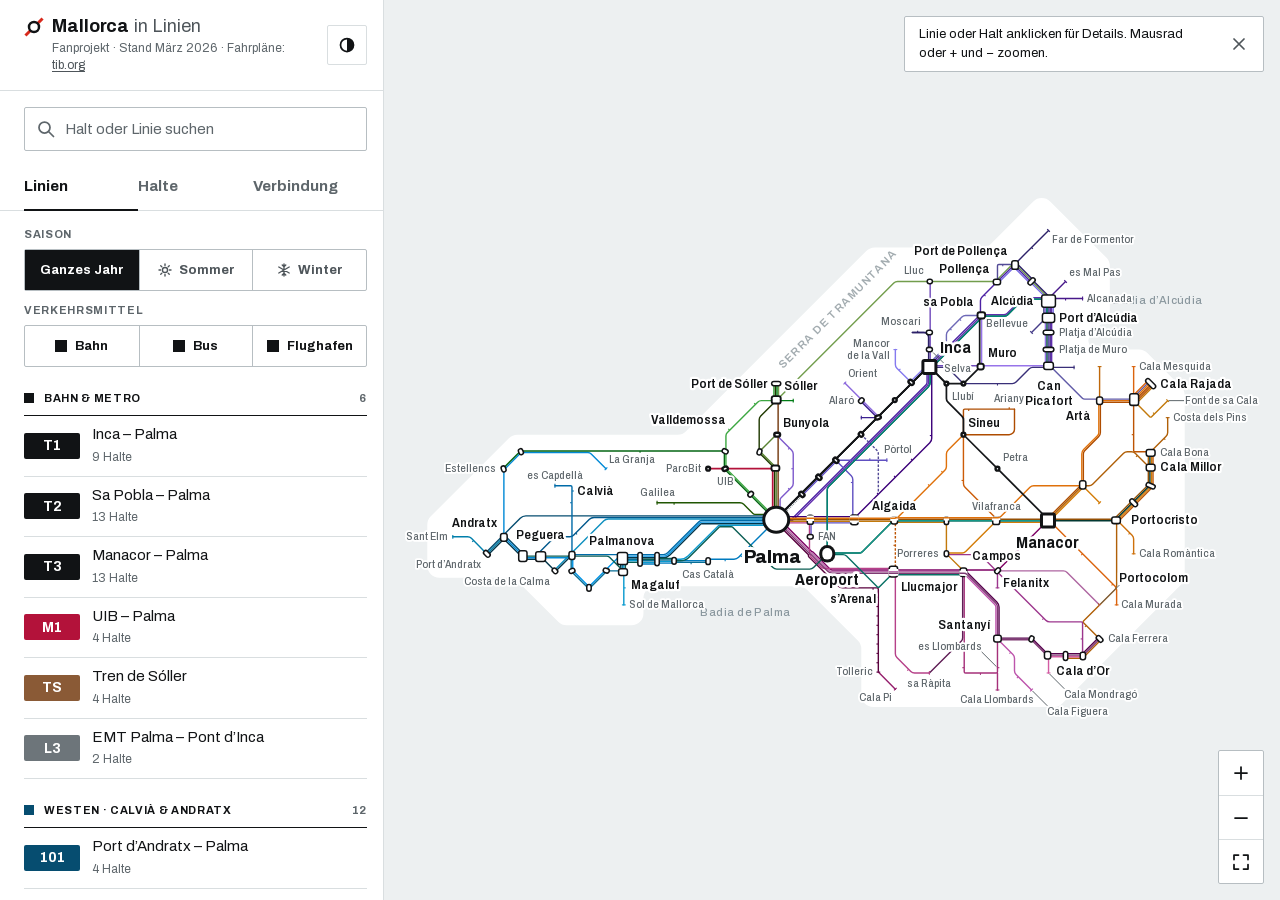
<file: index.html>
<!doctype html>
<html lang="de">
<head>
<meta charset="utf-8">
<meta name="viewport" content="width=device-width, initial-scale=1, viewport-fit=cover">
<title>Mallorca in Linien</title>
<meta name="description" content="Mallorca in Linien: interaktiver Liniennetzplan für Bus, Bahn und Metro auf Mallorca. Fanprojekt nach dem TIB-Netzplan, Stand März 2026.">
<meta name="theme-color" content="#EDF0F1" media="(prefers-color-scheme: light)">
<meta name="theme-color" content="#0B0F11" media="(prefers-color-scheme: dark)">
<link rel="preload" href="assets/fonts/archivo-latin.woff2" as="font" type="font/woff2" crossorigin>
<link rel="stylesheet" href="assets/css/style.css">
<link rel="icon" href="data:image/svg+xml,%3Csvg xmlns='http://www.w3.org/2000/svg' viewBox='0 0 32 32'%3E%3Crect width='32' height='32' fill='%23FFFFFF'/%3E%3Cpath d='M4 28 28 4' stroke='%23D8291C' stroke-width='4.8' stroke-linecap='square'/%3E%3Ccircle cx='16' cy='16' r='7.4' fill='%23FFFFFF' stroke='%23111315' stroke-width='4'/%3E%3C/svg%3E">
</head>
<body>
<a class="skip" href="#panel">Zur Linienliste springen</a>

<div class="app" id="app">
  <main class="stage" id="stage" tabindex="0" aria-describedby="stage-help">
    <p id="stage-help" class="sr-only">Schematischer Netzplan. Mit den Pfeiltasten verschieben, mit Plus und Minus zoomen, mit Null die ganze Insel zeigen. Alle Inhalte der Karte stehen auch in der Seitenleiste.</p>
  </main>
  <div class="tip" id="tip" aria-hidden="true"></div>

  <aside class="panel" id="panel" aria-label="Linien, Halte und Verbindungen" tabindex="-1">
    <button class="panel-grip" id="grip" type="button" aria-label="Leiste größer oder kleiner stellen" aria-controls="panel"></button>

    <header class="brand">
      <div>
        <h1><svg class="mark" viewBox="0 0 20 20" width="20" height="20" aria-hidden="true"><path d="M2.5 17.5 17.5 2.5" stroke-width="3" stroke-linecap="square"/><circle cx="10" cy="10" r="5"/></svg><span>Mallorca</span> in Linien</h1>
        <p>Fanprojekt · Stand März 2026 · Fahrpläne: <a href="https://www.tib.org/de/linies-i-horaris" target="_blank" rel="noopener">tib.org</a></p>
      </div>
      <button class="icon-btn" id="theme" type="button" aria-label="Dunkle Darstellung einschalten" aria-pressed="false">
        <svg class="ico" viewBox="0 0 20 20" aria-hidden="true"><circle cx="10" cy="10" r="6.5"/><path d="M10 3.5v13a6.5 6.5 0 0 0 0-13z" fill="currentColor" stroke="none"/></svg>
      </button>
    </header>

    <div class="search" role="search">
      <svg class="ico" viewBox="0 0 20 20" aria-hidden="true"><circle cx="8.5" cy="8.5" r="5.5"/><path d="M12.5 12.5l5 5"/></svg>
      <input id="q" type="search" autocomplete="off" spellcheck="false"
             placeholder="Halt oder Linie suchen"
             role="combobox" aria-expanded="false" aria-controls="q-list" aria-autocomplete="list"
             aria-label="Halt oder Linie suchen">
      <ul class="suggest" id="q-list" role="listbox" aria-label="Vorschläge" hidden></ul>
    </div>

    <div class="tabs" role="tablist" aria-label="Ansicht">
      <button class="tab" role="tab" id="tab-lines" aria-controls="view-lines" aria-selected="true" type="button">Linien</button>
      <button class="tab" role="tab" id="tab-stops" aria-controls="view-stops" aria-selected="false" tabindex="-1" type="button">Halte</button>
      <button class="tab" role="tab" id="tab-route" aria-controls="view-route" aria-selected="false" tabindex="-1" type="button">Verbindung</button>
    </div>

    <div class="views">
      <section class="view" id="view-lines" role="tabpanel" aria-labelledby="tab-lines" tabindex="0">
        <div class="filters">
          <div class="filter-row">
            <p class="filter-label" id="lbl-season">Saison</p>
            <div class="seg" role="group" aria-labelledby="lbl-season">
              <button type="button" data-season="all" aria-pressed="true">Ganzes Jahr</button>
              <button type="button" data-season="summer" aria-pressed="false">
                <svg class="ico" viewBox="0 0 20 20" aria-hidden="true"><circle cx="10" cy="10" r="3.2"/><path d="M10 2.5v2M10 15.5v2M2.5 10h2M15.5 10h2M4.7 4.7l1.4 1.4M13.9 13.9l1.4 1.4M4.7 15.3l1.4-1.4M13.9 6.1l1.4-1.4"/></svg>Sommer</button>
              <button type="button" data-season="winter" aria-pressed="false">
                <svg class="ico" viewBox="0 0 20 20" aria-hidden="true"><path d="M10 2.5v15M3.5 6.25l13 7.5M3.5 13.75l13-7.5M7.8 3.8 10 6l2.2-2.2M7.8 16.2 10 14l2.2 2.2"/></svg>Winter</button>
            </div>
          </div>
          <div class="filter-row">
            <p class="filter-label" id="lbl-modes">Verkehrsmittel</p>
            <div class="toggles" role="group" aria-labelledby="lbl-modes">
              <button type="button" class="toggle" data-mode="rail" aria-pressed="true">Bahn</button>
              <button type="button" class="toggle" data-mode="bus" aria-pressed="true">Bus</button>
              <button type="button" class="toggle" data-mode="air" aria-pressed="true">Flughafen</button>
            </div>
          </div>
        </div>
        <div id="groups"></div>

        <section class="legend" aria-labelledby="legend-h">
          <h2 id="legend-h">Zeichenerklärung</h2>
          <dl>
            <dt><svg viewBox="0 0 56 20" aria-hidden="true"><path d="M2 10h52" stroke="#0D8FBF" stroke-width="4.6" stroke-linecap="round"/></svg></dt><dd>Buslinie</dd>
            <dt><svg viewBox="0 0 56 20" aria-hidden="true"><rect x="2" y="4" width="8" height="12" fill="#064D70"/><rect x="11" y="4" width="8" height="12" fill="#205602"/><rect x="20" y="4" width="8" height="12" fill="#4D22A4"/><rect x="29" y="4" width="8" height="12" fill="#C2790B"/><rect x="38" y="4" width="8" height="12" fill="#7E0064"/><rect x="47" y="4" width="8" height="12" fill="#014B42"/></svg></dt><dd>Farbe zeigt die Region: West, Tramuntana, Nord, Ost, Süd, Flughafen</dd>
            <dt><svg viewBox="0 0 56 20" aria-hidden="true"><path d="M3 10h50" stroke="var(--ink)" stroke-width="7" stroke-linecap="round"/></svg></dt><dd>Bahn T1–T3</dd>
            <dt><svg viewBox="0 0 56 20" aria-hidden="true"><path d="M3 10h50" stroke="#B3123A" stroke-width="7" stroke-linecap="round"/></svg></dt><dd>Metro M1</dd>
            <dt><svg viewBox="0 0 56 20" aria-hidden="true"><path d="M3 10h50" stroke="#8A5A36" stroke-width="7" stroke-linecap="round"/></svg></dt><dd>Tren de Sóller (eigener Tarif)</dd>
            <dt><svg viewBox="0 0 56 20" aria-hidden="true"><path d="M2 10h52" stroke="#534B97" stroke-width="4.6" stroke-dasharray="8 5"/></svg></dt><dd>Rufbus, nur nach Anmeldung</dd>
            <dt><svg viewBox="0 0 56 20" aria-hidden="true"><path d="M4 10h48" stroke="#737B80" stroke-width="4.2" stroke-dasharray=".1 7" stroke-linecap="round"/></svg></dt><dd>Anschluss Stadtbus EMT</dd>
            <dt><svg viewBox="0 0 56 20" aria-hidden="true"><path d="M2 12h52" stroke="#DB640E" stroke-width="4.6" stroke-linecap="round"/><path d="M28 11.5V4" stroke="#DB640E" stroke-width="3.6"/></svg></dt><dd>Halt einer Linie</dd>
            <dt><svg viewBox="0 0 56 20" aria-hidden="true"><path d="M2 6.8h52" stroke="#7E5ACC" stroke-width="4.6"/><path d="M2 13.2h52" stroke="#A5307A" stroke-width="4.6"/><rect x="22.6" y="1.2" width="10.8" height="17.6" rx="5.4" fill="var(--pill)" stroke="var(--pill-edge)" stroke-width="1.5"/></svg></dt><dd>Umsteigen zwischen Linien</dd>
            <dt><svg viewBox="0 0 56 20" aria-hidden="true"><path d="M3 10h50" stroke="var(--ink)" stroke-width="7" stroke-linecap="round"/><rect x="21.5" y="2.5" width="13" height="15" rx="6.5" fill="var(--pill-edge)"/><path d="M28 7v6" stroke="var(--pill)" stroke-width="3" stroke-linecap="round"/></svg></dt><dd>Bahnhof</dd>
            <dt><svg viewBox="0 0 56 20" aria-hidden="true"><path d="M3 10h50" stroke="var(--ink)" stroke-width="7" stroke-linecap="round"/><rect x="20" y="1.5" width="16" height="17" rx="4" fill="var(--pill)" stroke="var(--pill-edge)" stroke-width="3"/></svg></dt><dd>Knoten: Inca, Manacor, Flughafen</dd>
            <dt><svg viewBox="0 0 56 20" aria-hidden="true"><path d="M3 10h50" stroke="#0D8FBF" stroke-width="4.6"/><circle cx="28" cy="10" r="8.5" fill="var(--pill)" stroke="var(--pill-edge)" stroke-width="3"/></svg></dt><dd>Palma, Estació Intermodal</dd>
            <dt><svg viewBox="0 0 56 20" aria-hidden="true"><defs><clipPath id="lg-pass"><rect x="22.25" y="1.75" width="11.5" height="17" rx="5.75"/></clipPath></defs><path d="M2 13.5h52" stroke="#0D8FBF" stroke-width="4.6"/><path d="M2 7h52" stroke="#DF710B" stroke-width="4.6"/><rect x="23" y="2.5" width="10" height="15.5" rx="5" fill="var(--pill)" stroke="var(--pill-edge)" stroke-width="1.5"/><g clip-path="url(#lg-pass)"><path d="M2 7h52" stroke="var(--land)" stroke-width="8.6"/><path d="M2 7h52" stroke="#DF710B" stroke-width="4.6"/></g></svg></dt><dd>Durchfahrt ohne Halt</dd>
            <dt><span class="season"><svg class="ico" viewBox="0 0 20 20" aria-hidden="true"><circle cx="10" cy="10" r="3.2"/><path d="M10 2.5v2M10 15.5v2M2.5 10h2M15.5 10h2M4.7 4.7l1.4 1.4M13.9 13.9l1.4 1.4M4.7 15.3l1.4-1.4M13.9 6.1l1.4-1.4"/></svg></span></dt><dd>Sommerlinie (temporada alta)</dd>
            <dt><span class="season"><svg class="ico" viewBox="0 0 20 20" aria-hidden="true"><path d="M10 2.5v15M3.5 6.25l13 7.5M3.5 13.75l13-7.5M7.8 3.8 10 6l2.2-2.2M7.8 16.2 10 14l2.2 2.2"/></svg></span></dt><dd>Winterlinie (temporada baixa)</dd>
          </dl>
          <p class="poster-link"><a class="btn" href="#poster">Plakat A1 ansehen</a></p>
          <p class="source">Fanprojekt, keine offizielle Auskunft der TIB. Linien und Halte nach dem Netzplan der <a href="https://www.tib.org/de/linies-i-horaris" target="_blank" rel="noopener">TIB – Transports de les Illes Balears</a>, Edició març 2026. Fahrzeiten und Tarife bitte dort prüfen.</p>
          <p class="source legal"><a href="https://sievert-lukas.github.io/apps/impressum/" target="_blank" rel="noopener">Impressum</a> · <a href="https://sievert-lukas.github.io/apps/datenschutz/mallorca-in-linien/" target="_blank" rel="noopener">Datenschutz</a></p>
        </section>
      </section>

      <section class="view" id="view-stops" role="tabpanel" aria-labelledby="tab-stops" tabindex="0" hidden>
        <div id="az"></div>
      </section>

      <section class="view" id="view-route" role="tabpanel" aria-labelledby="tab-route" tabindex="0" hidden>
        <form class="route-form" id="route-form" autocomplete="off">
          <div class="route-field">
            <span class="pin" aria-hidden="true"></span>
            <input id="from" type="text" placeholder="Von" aria-label="Start" role="combobox" aria-expanded="false" aria-controls="from-list" aria-autocomplete="list">
            <ul class="suggest" id="from-list" role="listbox" aria-label="Vorschläge Start" hidden></ul>
          </div>
          <div class="route-field">
            <span class="pin to" aria-hidden="true"></span>
            <input id="to" type="text" placeholder="Nach" aria-label="Ziel" role="combobox" aria-expanded="false" aria-controls="to-list" aria-autocomplete="list">
            <ul class="suggest" id="to-list" role="listbox" aria-label="Vorschläge Ziel" hidden></ul>
          </div>
          <div class="route-tools">
            <button class="btn" type="button" id="swap">
              <svg class="ico" viewBox="0 0 20 20" aria-hidden="true"><path d="M6.5 3v13M6.5 3 3.5 6M6.5 3l3 3M13.5 17V4M13.5 17l-3-3M13.5 17l3-3"/></svg>Tauschen</button>
            <button class="btn primary" type="submit">Verbindung zeigen</button>
          </div>
        </form>
        <div id="route-out" aria-live="polite"></div>
      </section>

      <section class="view" id="view-detail" tabindex="-1" hidden></section>
    </div>
  </aside>

  <div class="tools">
    <div class="tool-group">
      <button type="button" id="zoom-in" aria-label="Hineinzoomen"><svg class="ico" viewBox="0 0 20 20" aria-hidden="true"><path d="M10 4v12M4 10h12"/></svg></button>
      <button type="button" id="zoom-out" aria-label="Herauszoomen"><svg class="ico" viewBox="0 0 20 20" aria-hidden="true"><path d="M4 10h12"/></svg></button>
      <button type="button" id="zoom-fit" aria-label="Ganze Insel zeigen"><svg class="ico" viewBox="0 0 20 20" aria-hidden="true"><path d="M3 7.5V3h4.5M12.5 3H17v4.5M17 12.5V17h-4.5M7.5 17H3v-4.5"/></svg></button>
    </div>
  </div>
  <p class="hint" id="hint"><span id="hint-text">Linie oder Halt anklicken für Details. Mausrad oder + und − zoomen.</span>
    <button type="button" id="hint-close" aria-label="Hinweis schließen"><svg class="ico" viewBox="0 0 20 20" aria-hidden="true"><path d="M5 5l10 10M15 5 5 15"/></svg></button></p>

  <div class="sr-only" aria-live="polite" id="live"></div>
  <div class="intro-veil" id="veil" aria-hidden="true"></div>
</div>

<script src="assets/js/data.js"></script>
<script src="assets/js/layout.js"></script>
<script src="assets/js/engine.js"></script>
<script src="assets/js/map.js"></script>
<script src="assets/js/poster.js"></script>
<script src="assets/js/app.js"></script>
</body>
</html>
</file>
<file: assets/css/style.css>
/* ================================================================
   Netzplan Mallorca — Gestaltung
   Nach dem Vorbild der Ulmer Schule: eine Schrift, eine Skala,
   ein Raster von 8 px, feine Linien statt Schatten, Farbe nur dort,
   wo sie etwas bedeutet.
   Schriftskala: 11 / 13 / 15 / 20 / 28 px · Gewichte 400 / 700
   ================================================================ */

/* Schrift Archivo (SIL Open Font License, assets/fonts/OFL.txt), selbst gehostet:
   keine Anfrage an fremde Server */
@font-face {
  font-family: "Archivo";
  font-style: normal;
  font-weight: 100 900;
  font-stretch: 62% 125%;
  font-display: swap;
  src: url("../fonts/archivo-latin-ext.woff2") format("woff2");
  unicode-range: U+0100-02BA, U+02BD-02C5, U+02C7-02CC, U+02CE-02D7, U+02DD-02FF, U+0304, U+0308, U+0329, U+1D00-1DBF, U+1E00-1E9F, U+1EF2-1EFF, U+2020, U+20A0-20AB, U+20AD-20C0, U+2113, U+2C60-2C7F, U+A720-A7FF;
}
@font-face {
  font-family: "Archivo";
  font-style: normal;
  font-weight: 100 900;
  font-stretch: 62% 125%;
  font-display: swap;
  src: url("../fonts/archivo-latin.woff2") format("woff2");
  unicode-range: U+0000-00FF, U+0131, U+0152-0153, U+02BB-02BC, U+02C6, U+02DA, U+02DC, U+0304, U+0308, U+0329, U+2000-206F, U+20AC, U+2122, U+2191, U+2193, U+2212, U+2215, U+FEFF, U+FFFD;
}

:root {
  --sea: #EDF0F1;
  --land: #FFFFFF;
  --ink: #111315;
  --ink-2: #4E555A;
  --ink-3: #5E666B;
  --rule: #D9DEE0;
  --rule-strong: #B7BEC2;
  --panel: #FFFFFF;
  --panel-2: #F4F6F6;
  --panel-3: #E8ECED;
  --accent: #D8291C;
  --focus: #111315;
  --pill: #FFFFFF;
  --pill-edge: #111315;
  --sel-edge: #111315;
  --water-ink: #8A979E;
  --relief-ink: #A3ACB0;
  --panel-w: 384px;
  --font: "Archivo", "Helvetica Neue", Helvetica, Arial, sans-serif;
  --t11: 11px; --t13: 13px; --t15: 15px; --t20: 20px; --t28: 28px;
  color-scheme: light;
}

@media (prefers-color-scheme: dark) {
  :root:not([data-theme="light"]) {
    --sea: #0B0F11;
    --land: #161B1E;
    --ink: #EDF0F1;
    --ink-2: #AEB6BB;
    --ink-3: #9AA3A8;
    --rule: #262E32;
    --rule-strong: #3B454A;
    --panel: #101417;
    --panel-2: #171D20;
    --panel-3: #1F272B;
    --accent: #FF5A45;
    --focus: #EDF0F1;
    --pill: #161B1E;
    --pill-edge: #EDF0F1;
    --sel-edge: #000000;
    --water-ink: #56636A;
    --relief-ink: #4A565C;
    color-scheme: dark;
  }
}
:root[data-theme="dark"] {
  --sea: #0B0F11;
  --land: #161B1E;
  --ink: #EDF0F1;
  --ink-2: #AEB6BB;
  --ink-3: #9AA3A8;
  --rule: #262E32;
  --rule-strong: #3B454A;
  --panel: #101417;
  --panel-2: #171D20;
  --panel-3: #1F272B;
  --accent: #FF5A45;
  --focus: #EDF0F1;
  --pill: #161B1E;
  --pill-edge: #EDF0F1;
  --sel-edge: #000000;
  --water-ink: #56636A;
  --relief-ink: #4A565C;
  color-scheme: dark;
}

* { box-sizing: border-box; }
html, body { height: 100%; }
body {
  margin: 0;
  background: var(--sea);
  color: var(--ink);
  font-family: var(--font);
  font-size: var(--t15);
  line-height: 1.45;
  -webkit-font-smoothing: antialiased;
  overflow: hidden;
}
button, input { font: inherit; color: inherit; }
button { cursor: pointer; }
:focus-visible { outline: 2px solid var(--focus); outline-offset: 2px; }
.sr-only { position: absolute !important; width: 1px; height: 1px; padding: 0; margin: -1px; overflow: hidden; clip: rect(0 0 0 0); white-space: nowrap; border: 0; }
.skip {
  position: absolute; left: 16px; top: -64px; z-index: 50;
  background: var(--ink); color: var(--panel); padding: 12px 16px; border-radius: 2px;
  text-decoration: none; font-weight: 700; font-size: var(--t15);
}
.skip:focus { top: 16px; }
svg.ico { width: 20px; height: 20px; fill: none; stroke: currentColor; stroke-width: 1.75; stroke-linecap: round; stroke-linejoin: round; flex: none; }

/* ── Bühne ─────────────────────────────────────────────────── */
.app { position: fixed; inset: 0; }
.stage { position: absolute; inset: 0; outline: none; }
.stage:focus-visible { outline: 3px solid var(--focus); outline-offset: -3px; }
svg.netz { position: absolute; inset: 0; width: 100%; height: 100%; display: block; cursor: grab; touch-action: none; user-select: none; -webkit-user-select: none; }
svg.netz.is-dragging { cursor: grabbing; }

/* ── Karte ─────────────────────────────────────────────────── */
.land { fill: var(--land); }
.geo { font-family: var(--font); pointer-events: none; user-select: none; }
.geo-relief { fill: var(--relief-ink); font-weight: 600; letter-spacing: .12em; }
.geo-water { fill: var(--water-ink); font-weight: 500; letter-spacing: .04em; }
.g-casing .casing { fill: none; stroke: var(--land); stroke-linecap: round; stroke-linejoin: round; }
.ln path { fill: none; stroke-linecap: round; stroke-linejoin: round; }
.ln .stroke { stroke: var(--c); }
.ln .outline { stroke: transparent; }
.ln.has-outline .outline { stroke: var(--edge); }
.ln .rail { stroke: var(--c); stroke-linecap: round; }
.ln .conn { stroke: var(--c); stroke-linecap: round; }
.ln.is-demand .stroke { stroke-linecap: butt; }
.ln .hit { stroke: transparent; pointer-events: stroke; cursor: pointer; }

.hub-disc { fill: var(--pill); stroke: var(--pill-edge); }
.hub-core { fill: var(--pill-edge); }
.st { cursor: pointer; }
.pill { fill: var(--pill); stroke: var(--pill-edge); }
.pill-edge { stroke: var(--pill-edge); stroke-linecap: round; }
.pill-fill { stroke: var(--pill); stroke-linecap: round; }
.pill-rail { fill: var(--pill-edge); stroke: var(--pill-edge); }
.pill-rail-edge { stroke: var(--pill-edge); stroke-linecap: round; }
.pill-rail-fill { stroke: var(--pill-edge); stroke-linecap: round; }
.pill-core { fill: var(--pill); }
.pill-core-line { stroke: var(--pill); stroke-linecap: round; }
.tick { stroke: var(--c); stroke-linecap: butt; }
.tick-ring { fill: var(--land); stroke: var(--c); }
.st-hit { fill: transparent; }
.bridge-casing { fill: none; stroke: var(--land); stroke-linecap: round; stroke-linejoin: round; }
.bridge-stroke { fill: none; stroke: var(--c); stroke-linecap: round; stroke-linejoin: round; }

.lbl { font-family: var(--font); fill: var(--ink); font-stretch: 84%; font-weight: 600; paint-order: stroke; stroke: var(--land); stroke-width: .34em; stroke-linejoin: round; cursor: pointer; }
.lbl.small { font-weight: 500; fill: var(--ink-3); }
.lbl.trip { font-weight: 650; fill: var(--ink); }
.lbl.r1 { font-weight: 700; }
.lbl.r3 { font-weight: 500; }
.lbl.hub-name { font-weight: 800; font-stretch: 100%; letter-spacing: -.01em; }
.hub-sub { font-weight: 600; font-stretch: 100%; fill: var(--ink-2); stroke-width: .3em; }

.badge { cursor: pointer; }
.badge-bg { fill: var(--c); }
.badge-tx { fill: var(--tc); font-family: var(--font); font-weight: 700; font-stretch: 80%; font-variant-numeric: tabular-nums; pointer-events: none; }

/* Hervorhebung */
.lvl .ln, .lvl .lc, .lvl .slot, .lvl .badge, .lvl .st, .lvl .lbl, .lvl .bridge { transition: opacity .25s ease; }
.ln.is-sel .outline { stroke: var(--sel-edge); }
svg.netz.has-focus .slot.is-dim { opacity: .12; }
svg.netz.has-focus .slot.is-dim .ln { opacity: 1; }
svg.netz.has-hover:not(.has-focus) .slot.is-hdim { opacity: .25; }
svg.netz.has-hover:not(.has-focus) .slot.is-hdim .ln { opacity: 1; }
svg.netz.has-route .st.is-trip { opacity: 0; }
.lbl.is-edge, .badge.is-edge, .geo.is-edge, .lbl.is-crowd { opacity: 0 !important; pointer-events: none; }
.geo { transition: opacity .2s ease; }
.leader { stroke: var(--ink-3); }
svg.netz.has-focus .ln:not(.is-focus),
svg.netz.has-focus .bridge:not(.is-focus) { opacity: .12; }
svg.netz.has-focus .badge:not(.is-focus) { opacity: 0; pointer-events: none; }
svg.netz.has-focus .st:not(.is-focus):not(.hub) { opacity: .35; }
svg.netz.has-focus .lbl:not(.is-focus):not(.hub-name):not(.hub-sub) { opacity: .55; }
svg.netz.has-focus .lbl.is-focus { fill: var(--ink); }
svg.netz.has-hover:not(.has-focus) .ln:not(.is-hover) { opacity: .25; }
svg.netz.has-hover:not(.has-focus) .badge:not(.is-hover) { opacity: .25; }
svg.netz.has-focus .ln.is-focus .outline { stroke: var(--edge); }

/* Effekte */
.fx-vehicle { fill: var(--land); stroke: var(--c); }
.fx-vehicle-core { fill: var(--c); }
.fx-route-casing { fill: none; stroke: var(--land); stroke-linecap: round; stroke-linejoin: round; }
.fx-route { fill: none; stroke: var(--c); stroke-linecap: round; stroke-linejoin: round; }
.fx-pin { fill: var(--ink); stroke: var(--land); }
.fx-stop { fill: var(--land); stroke: var(--ink); }
.fx-pin-ring { fill: var(--land); stroke: var(--ink); }
.fx-pin-tx { fill: var(--ink); font-family: var(--font); font-weight: 700; }

/* Tooltip */
.tip {
  position: absolute; z-index: 30; pointer-events: none;
  display: flex; align-items: center; gap: 8px;
  background: var(--panel); color: var(--ink); border: 1px solid var(--rule-strong);
  border-radius: 2px; padding: 6px 10px 6px 6px; font-size: var(--t13); line-height: 1.2; white-space: nowrap;
  transform: translate(14px, 14px); opacity: 0; transition: opacity .12s ease;
}
.tip.is-on { opacity: 1; }

/* ── Seitenleiste ──────────────────────────────────────────── */
.panel {
  position: absolute; z-index: 15; top: 0; left: 0; bottom: 0;
  width: var(--panel-w);
  display: flex; flex-direction: column;
  background: var(--panel); border-right: 1px solid var(--rule);
  padding-top: env(safe-area-inset-top, 0px);
}
.panel-grip { display: none; }
.brand {
  display: grid; grid-template-columns: 1fr auto; align-items: center; gap: 8px;
  padding: 16px 16px 16px 24px; border-bottom: 1px solid var(--rule);
}
.brand h1 { margin: 0; font-size: 18px; line-height: 1.2; font-weight: 400; letter-spacing: -.005em; display: flex; align-items: center; gap: 10px; color: var(--ink-2); }
.brand h1 span { font-weight: 700; color: var(--ink); margin-right: -5px; }
.brand h1 .mark { width: 20px; height: 20px; flex: none; margin-right: -2px; }
.brand h1 .mark path { stroke: var(--accent); fill: none; }
.brand h1 .mark circle { fill: var(--panel); stroke: var(--ink); stroke-width: 2.5; }
.brand p { margin: 2px 0 0 28px; font-size: 12px; color: var(--ink-3); }
.brand p a { color: var(--ink-2); text-underline-offset: 2px; }
.icon-btn {
  display: inline-grid; place-items: center; width: 40px; height: 40px; border-radius: 2px;
  border: 1px solid var(--rule); background: var(--panel); color: var(--ink);
}
.icon-btn:hover { background: var(--panel-2); }

.search { position: relative; padding: 16px 16px 12px 24px; }
.search .ico { position: absolute; left: 36px; top: 28px; color: var(--ink-3); pointer-events: none; }
.search input {
  width: 100%; height: 44px; border-radius: 2px; border: 1px solid var(--rule-strong);
  background: var(--panel); padding: 0 12px 0 40px; font-size: var(--t15);
}
.search input::placeholder { color: var(--ink-3); }
.search input:focus { outline: none; border-color: var(--ink); box-shadow: inset 0 0 0 1px var(--ink); }
.suggest {
  position: absolute; left: 24px; right: 16px; top: 60px; z-index: 5;
  list-style: none; margin: 0; padding: 4px 0; max-height: 336px; overflow: auto;
  background: var(--panel); border: 1px solid var(--ink); border-radius: 2px;
}
.suggest li { display: flex; align-items: center; gap: 12px; min-height: 40px; padding: 4px 12px; cursor: pointer; font-size: var(--t15); }
.suggest li[aria-selected="true"], .suggest li:hover { background: var(--panel-3); }
.suggest .kind { margin-left: auto; font-size: var(--t11); font-weight: 700; letter-spacing: .06em; text-transform: uppercase; color: var(--ink-3); }

.tabs { display: grid; grid-template-columns: repeat(3, 1fr); padding: 0 16px 0 24px; border-bottom: 1px solid var(--rule); }
.tab {
  appearance: none; background: none; border: 0; border-bottom: 2px solid transparent;
  height: 48px; font-weight: 700; font-size: var(--t15); color: var(--ink-3); margin-bottom: -1px; text-align: left; padding: 0;
}
.tab[aria-selected="true"] { color: var(--ink); border-bottom-color: var(--ink); }
.tab:hover { color: var(--ink); }
.panel.is-detail .search, .panel.is-detail .tabs { display: none; }

.views { position: relative; flex: 1; min-height: 0; }
.view { position: absolute; inset: 0; overflow: auto; overscroll-behavior: contain; padding: 16px 16px 32px 24px; }
.view[hidden] { display: none !important; }
.view.is-entering { animation: viewIn .22s cubic-bezier(.2,.7,.2,1); }
@keyframes viewIn { from { opacity: 0; transform: translateX(8px); } to { opacity: 1; transform: none; } }

/* Filter */
.filters { display: grid; gap: 12px; margin-bottom: 24px; }
.filter-row { display: grid; gap: 6px; }
.filter-label { margin: 0; font-size: var(--t11); font-weight: 700; letter-spacing: .06em; text-transform: uppercase; color: var(--ink-3); }
.seg { display: grid; grid-template-columns: repeat(3, 1fr); border: 1px solid var(--rule-strong); border-radius: 2px; }
.seg button { border: 0; background: none; height: 40px; font-size: var(--t13); font-weight: 700; color: var(--ink-2); display: inline-flex; align-items: center; justify-content: center; gap: 6px; }
.seg button + button { border-left: 1px solid var(--rule-strong); }
.seg button[aria-pressed="true"] { background: var(--ink); color: var(--panel); }
.seg .ico { width: 16px; height: 16px; }
.toggles { display: grid; grid-template-columns: repeat(3, 1fr); border: 1px solid var(--rule-strong); border-radius: 2px; }
.toggle { border: 0; background: none; height: 40px; font-size: var(--t13); font-weight: 700; display: inline-flex; align-items: center; justify-content: center; gap: 8px; color: var(--ink); }
.toggle + .toggle { border-left: 1px solid var(--rule-strong); }
.toggle::before { content: ""; width: 12px; height: 12px; box-sizing: border-box; border: 1.5px solid var(--ink); background: var(--ink); flex: none; }
.toggle[aria-pressed="false"] { color: var(--ink-2); }
.toggle[aria-pressed="false"]::before { background: var(--panel); }

/* Liniengruppen */
.group { margin: 0 0 24px; }
.group h2 {
  margin: 0; padding: 0 0 8px; border-bottom: 1px solid var(--ink);
  font-size: var(--t11); font-weight: 700; letter-spacing: .06em; text-transform: uppercase; color: var(--ink);
  display: flex; justify-content: space-between;
}
.group h2 span + span { color: var(--ink-3); font-variant-numeric: tabular-nums; }
.group h2 .fam { display: inline-block; width: 10px; height: 10px; margin: 0 10px 0 0; background: var(--c, var(--ink)); vertical-align: -1px; }
.lines { list-style: none; margin: 0; padding: 0; }
.lines li { border-bottom: 1px solid var(--rule); }
.line-row {
  width: 100%; min-height: 56px; display: grid; grid-template-columns: 56px 1fr 20px; align-items: center; gap: 12px;
  padding: 8px 0; border: 0; background: none; text-align: left;
}
.line-row:hover, .line-row.is-hover { background: var(--panel-2); }
.line-row[aria-current="true"] { background: var(--panel-3); }
.line-row .name { font-size: var(--t15); line-height: 1.25; font-weight: 400; }
.line-row .meta { font-size: 12px; color: var(--ink-3); }
.line-row.is-off { opacity: .4; }

/* Liniennummer */
.lb {
  --c: #333; --tc: #fff;
  display: inline-flex; align-items: center; justify-content: center; min-width: 48px; height: 26px; padding: 0 6px;
  background: var(--c); color: var(--tc); border-radius: 2px;
  font-weight: 700; font-size: var(--t15); font-stretch: 86%; font-variant-numeric: tabular-nums;
  line-height: 1; white-space: nowrap;
}
.lb.is-rail { --c: var(--ink); --tc: var(--panel); }
.lb.sm { min-width: 32px; height: 20px; font-size: var(--t13); padding: 0 4px; }
.lb.lg { min-width: 64px; height: 40px; font-size: var(--t20); }
.season { display: inline-grid; place-items: center; width: 20px; height: 20px; color: var(--ink-2); }
.season .ico { width: 16px; height: 16px; }
.more { font-size: var(--t13); color: var(--ink-3); align-self: center; }

/* Halte A–Z */
.az { list-style: none; margin: 0; padding: 0; }
.az li { border-bottom: 1px solid var(--rule); }
.stop-row { width: 100%; min-height: 56px; display: grid; gap: 4px; padding: 8px 0; background: none; border: 0; text-align: left; }
.stop-row:hover { background: var(--panel-2); }
.stop-row .nm { font-weight: 700; font-size: var(--t15); }
.stop-row .bdg { display: flex; flex-wrap: wrap; gap: 4px; }
.letter { position: sticky; top: -16px; background: var(--panel); z-index: 1; margin: 16px 0 0; padding: 8px 0; font-size: var(--t20); font-weight: 700; border-bottom: 1px solid var(--ink); }
.letter:first-child { margin-top: 0; }

/* Detailansicht */
.detail-bar {
  position: sticky; top: -16px; z-index: 2; margin: -16px -16px 16px -24px; padding: 8px 16px 8px 12px;
  display: grid; grid-template-columns: 40px auto 1fr; align-items: center; gap: 12px; min-height: 64px;
  background: var(--panel); border-bottom: 1px solid var(--rule);
}
.back { display: grid; place-items: center; width: 40px; height: 40px; border: 0; background: none; border-radius: 2px; color: var(--ink); }
.back:hover { background: var(--panel-2); }
.detail-bar h2 { margin: 0; font-size: var(--t20); line-height: 1.15; font-weight: 700; letter-spacing: -.01em; }
.detail-bar .sub { display: block; font-size: var(--t13); font-weight: 400; color: var(--ink-3); margin-top: 2px; }
.st-sym { width: 40px; height: 40px; display: grid; place-items: center; }
.facts { display: flex; flex-wrap: wrap; gap: 4px 16px; margin: 0 0 16px; font-size: var(--t13); color: var(--ink-2); }
.facts b { color: var(--ink); font-weight: 700; }
.facts span { display: inline-flex; align-items: center; gap: 6px; }
.note { margin: 0 0 16px; padding: 12px 0; border-top: 1px solid var(--rule); border-bottom: 1px solid var(--rule); font-size: var(--t13); color: var(--ink-2); display: grid; gap: 4px; }
.note p { margin: 0; }
.actions { display: flex; flex-wrap: wrap; gap: 8px; margin: 0 0 24px; }
.btn {
  display: inline-flex; align-items: center; gap: 8px; border-radius: 2px; height: 40px; padding: 0 14px; font-size: var(--t13); font-weight: 700;
  border: 1px solid var(--ink); background: var(--panel); color: var(--ink);
}
.btn:hover { background: var(--panel-2); }
.btn.primary { background: var(--ink); color: var(--panel); }
.btn.primary:hover { background: color-mix(in srgb, var(--ink) 86%, var(--panel)); }
.btn .ico { width: 16px; height: 16px; }

/* Linienband */
.eyebrow { margin: 0 0 8px; font-size: var(--t11); font-weight: 700; letter-spacing: .06em; text-transform: uppercase; color: var(--ink-3); }
.strip { list-style: none; margin: 0; padding: 0; }
.strip-branch + .strip-branch { margin-top: 24px; }
.strip li { position: relative; display: grid; grid-template-columns: 32px 1fr; align-items: start; min-height: 48px; }
.strip li::before { content: ""; position: absolute; left: 13px; top: 0; bottom: 0; width: 6px; background: var(--c); }
.strip li:first-child::before { top: 18px; }
.strip li:last-child::before { bottom: calc(100% - 18px); }
.strip.is-demand li::before { background: repeating-linear-gradient(to bottom, var(--c) 0 8px, transparent 8px 13px); }
.strip .dot { position: relative; z-index: 1; margin: 10px 0 0 8px; width: 16px; height: 16px; border-radius: 50%; background: var(--pill); border: 2px solid var(--pill-edge); }
.strip li.is-end .dot { background: var(--pill-edge); }
.strip button { display: grid; gap: 4px; justify-items: start; text-align: left; background: none; border: 0; padding: 8px 8px 8px 4px; min-height: 48px; width: 100%; }
.strip button:hover { background: var(--panel-2); }
.strip .st-name { font-weight: 700; font-size: var(--t15); line-height: 1.2; }
.strip .st-req { font-size: 12px; color: var(--ink-2); }
.strip .xfer { display: flex; flex-wrap: wrap; gap: 4px; }

/* Verbindung */
.route-form { display: grid; gap: 8px; margin-bottom: 16px; }
.route-field { position: relative; display: grid; grid-template-columns: 24px 1fr; align-items: center; gap: 8px; }
.route-field .pin { width: 14px; height: 14px; border-radius: 50%; border: 2.5px solid var(--ink); margin-left: 4px; background: var(--panel); }
.route-field .pin.to { background: var(--ink); }
.route-field input { width: 100%; height: 44px; border-radius: 2px; border: 1px solid var(--rule-strong); background: var(--panel); padding: 0 12px; font-size: var(--t15); }
.route-field input:focus { outline: none; border-color: var(--ink); box-shadow: inset 0 0 0 1px var(--ink); }
.route-field .suggest { top: 48px; left: 32px; right: 0; }
.route-tools { display: flex; justify-content: space-between; align-items: center; gap: 8px; }
.route-empty { color: var(--ink-2); font-size: var(--t15); margin: 24px 0; }
.summary { display: flex; gap: 16px; font-size: var(--t13); color: var(--ink-2); margin: 0 0 16px; padding: 12px 0; border-top: 1px solid var(--rule); border-bottom: 1px solid var(--rule); }
.summary b { color: var(--ink); }
.legs { list-style: none; margin: 0; padding: 0; }
.leg { position: relative; display: grid; grid-template-columns: 32px 1fr; padding-bottom: 16px; }
.leg::before { content: ""; position: absolute; left: 13px; top: 18px; bottom: -2px; width: 6px; background: var(--c); }
.leg .dot { position: relative; z-index: 1; margin: 2px 0 0 8px; width: 16px; height: 16px; border-radius: 50%; background: var(--pill); border: 2px solid var(--pill-edge); }
.leg .num { position: relative; z-index: 1; margin: 0 0 0 5px; width: 22px; height: 22px; border-radius: 50%; background: var(--pill); border: 2px solid var(--pill-edge); display: grid; place-items: center; font-size: var(--t11); font-weight: 700; }
.leg-body { display: grid; gap: 4px; padding-left: 4px; }
.leg-body .from { font-weight: 700; }
.leg-body .ride { display: flex; align-items: center; gap: 8px; font-size: var(--t13); color: var(--ink-2); }
.leg-end { display: grid; grid-template-columns: 32px 1fr; align-items: center; }
.leg-end .dot { margin-left: 8px; width: 16px; height: 16px; border-radius: 50%; background: var(--pill-edge); }
.leg-end b { padding-left: 4px; }
.xfer-note { font-size: var(--t11); font-weight: 700; letter-spacing: .06em; text-transform: uppercase; color: var(--accent); }

/* Legende */
.legend { margin-top: 8px; }
.legend h2 { margin: 0; padding: 0 0 8px; border-bottom: 1px solid var(--ink); font-size: var(--t11); font-weight: 700; letter-spacing: .06em; text-transform: uppercase; }
.legend dl { display: grid; grid-template-columns: 56px 1fr; gap: 0 12px; margin: 0; align-items: center; font-size: var(--t13); }
.legend dt, .legend dd { min-height: 40px; display: flex; align-items: center; border-bottom: 1px solid var(--rule); margin: 0; }
.legend dt svg { width: 56px; height: 20px; display: block; }
.legend dd { color: var(--ink-2); }
.poster-link { margin: 16px 0 0; }
.poster-link .btn { text-decoration: none; }
.source { margin: 16px 0 0; font-size: 12px; color: var(--ink-3); line-height: 1.5; }
.source a { color: var(--ink-2); }
.source.legal { margin-top: 8px; }

/* ── Werkzeuge ─────────────────────────────────────────────── */
.tools { position: absolute; z-index: 15; right: 16px; bottom: calc(16px + env(safe-area-inset-bottom, 0px)); display: grid; gap: 8px; }
.tool-group { display: grid; background: var(--panel); border: 1px solid var(--rule-strong); border-radius: 2px; }
.tool-group button { width: 44px; height: 44px; display: grid; place-items: center; background: none; border: 0; color: var(--ink); }
.tool-group button + button { border-top: 1px solid var(--rule); }
.tool-group button:hover { background: var(--panel-2); }
.hint {
  position: absolute; z-index: 14; top: 16px; right: 16px; margin: 0;
  display: flex; align-items: center; gap: 12px;
  font-size: var(--t13); color: var(--ink); background: var(--panel);
  border: 1px solid var(--rule-strong); padding: 8px 8px 8px 14px; border-radius: 2px; max-width: 360px;
  transition: opacity .3s ease;
}
.hint[hidden] { display: none; }
.hint button { border: 0; background: none; width: 32px; height: 32px; display: grid; place-items: center; color: var(--ink-2); flex: none; }
.intro-veil { position: absolute; inset: 0; z-index: 40; background: var(--sea); transition: opacity .45s ease; }
.intro-veil.is-gone { opacity: 0; pointer-events: none; }

/* ── Schmal: Blatt von unten ───────────────────────────────── */
@media (max-width: 820px) {
  .panel {
    top: auto; left: 0; right: 0; bottom: 0; width: auto; height: 50%;
    border-right: 0; border-top: 1px solid var(--rule-strong); border-radius: 12px 12px 0 0;
    transition: height .3s cubic-bezier(.2,.7,.2,1);
    padding-top: 0; padding-bottom: env(safe-area-inset-bottom, 0px);
  }
  .panel.is-min { height: 20%; min-height: 176px; }
  .panel.is-full { height: 92%; }
  .panel-grip { display: grid; place-items: center; height: 24px; border: 0; background: none; width: 100%; padding: 0; flex: none; }
  .panel-grip::before { content: ""; width: 40px; height: 4px; border-radius: 2px; background: var(--rule-strong); }
  .brand { padding: 4px 12px 8px 16px; border-bottom: 0; }
  .brand p { margin-top: 0; }
  .search { padding: 0 12px 8px 16px; }
  .search .ico { left: 28px; top: 12px; }
  .suggest { left: 16px; right: 12px; top: 48px; }
  .tabs { padding: 0 12px 0 16px; }
  .view { padding: 16px 12px 32px 16px; }
  .detail-bar { margin: -16px -12px 16px -16px; }
  .panel.is-detail .brand { display: none; }
  .tools { right: 12px; bottom: calc(50% - 20px); transition: bottom .3s cubic-bezier(.2,.7,.2,1); z-index: 16; }
  .tools #zoom-in, .tools #zoom-out { display: none; }
  .tool-group button { width: 40px; height: 40px; }
  .panel.is-min ~ .tools { bottom: max(calc(20% - 20px), 156px); }
  .panel.is-full ~ .tools { opacity: 0; pointer-events: none; }
  .hint { left: 12px; right: 12px; top: 12px; max-width: none; }
}
@media (pointer: coarse) {
  .tools #zoom-in, .tools #zoom-out { display: none; }
}

@media (prefers-reduced-motion: reduce) {
  *, *::before, *::after { animation-duration: .001ms !important; transition-duration: .001ms !important; }
}
@media (prefers-contrast: more) {
  :root { --rule: #8E979B; --ink-2: #2E3336; --ink-3: #3E4549; }
}

/* ── Plakat A1 ─────────────────────────────────────────────── */
body.is-poster .app { display: none; }
.poster { position: fixed; inset: 0; z-index: 60; display: grid; grid-template-rows: auto 1fr; background: var(--panel-3); overflow: auto; }
.poster[hidden] { display: none; }
.poster-bar { display: flex; flex-wrap: wrap; align-items: center; gap: 8px 16px; padding: 12px 16px; background: var(--panel); border-bottom: 1px solid var(--rule); font-size: var(--t13); color: var(--ink-2); }
.poster-bar p { margin: 0; }
.poster-bar .btn { text-decoration: none; }
.poster-bar .poster-legal { margin-left: auto; }
.poster-bar .poster-legal a { color: inherit; }
.poster-stage { display: grid; place-items: center; padding: 24px 16px; min-height: 0; }
.poster-svg {
  width: 100%; max-width: calc((100vh - 120px) * 841 / 594); height: auto; display: block; border: 1px solid #C9D0D3; background: #FFFFFF;
  --sea: #EDF0F1; --land: #FFFFFF; --ink: #111315; --ink-2: #4E555A; --ink-3: #5E666B; --rule: #D9DEE0; --panel: #FFFFFF;
  --pill: #FFFFFF; --pill-edge: #111315; --sel-edge: #111315; --water-ink: #8A979E; --relief-ink: #A3ACB0;
}
.p-paper { fill: #FFFFFF; }
.p-sea { fill: #EDF0F1; }
.p-grid line { stroke: #CBD2D5; stroke-width: 1; }
.p-frame { fill: none; stroke: #9AA3A8; stroke-width: 1.5; }
.p-gridlbl text { font-family: var(--font); font-size: 13px; font-weight: 700; fill: #7F8990; }
.p-title { font-family: var(--font); font-size: 46px; font-weight: 700; fill: #111315; letter-spacing: -.01em; }
.p-title-light { font-weight: 400; fill: #4E555A; }
.p-sub { font-family: var(--font); font-size: 13px; fill: #4E555A; }
.p-head { font-family: var(--font); font-size: 11px; font-weight: 700; letter-spacing: .08em; fill: #111315; }
.p-rule { stroke: #111315; stroke-width: 1.5; }
.p-item { font-family: var(--font); font-size: 12px; fill: #111315; }
.p-idx { font-family: var(--font); font-size: 9.5px; font-stretch: 85%; fill: #111315; }
.p-idx-ref { fill: #5E666B; font-weight: 700; font-variant-numeric: tabular-nums; }
.p-src text { font-family: var(--font); font-size: 9px; fill: #5E666B; }
.p-mark-line { stroke: #D8291C; stroke-width: 3; stroke-linecap: square; fill: none; }
.p-mark-ring { fill: #FFFFFF; stroke: #111315; stroke-width: 2.5; }
.netz-poster { overflow: hidden; }
@media print {
  @page { size: landscape; margin: 0; }
  body.is-poster { background: #FFFFFF; overflow: visible; height: auto; }
  .poster { position: static; display: block; background: #FFFFFF; overflow: visible; }
  .poster-bar { display: none; }
  .poster-stage { padding: 0; display: block; }
  .poster-svg { max-width: none; width: 100%; border: 0; }
}

/* Standbild-Modus (nur für Bildschirmfotos) */
body.is-bare .panel, body.is-bare .tools, body.is-bare .hint { display: none !important; }
</file>
